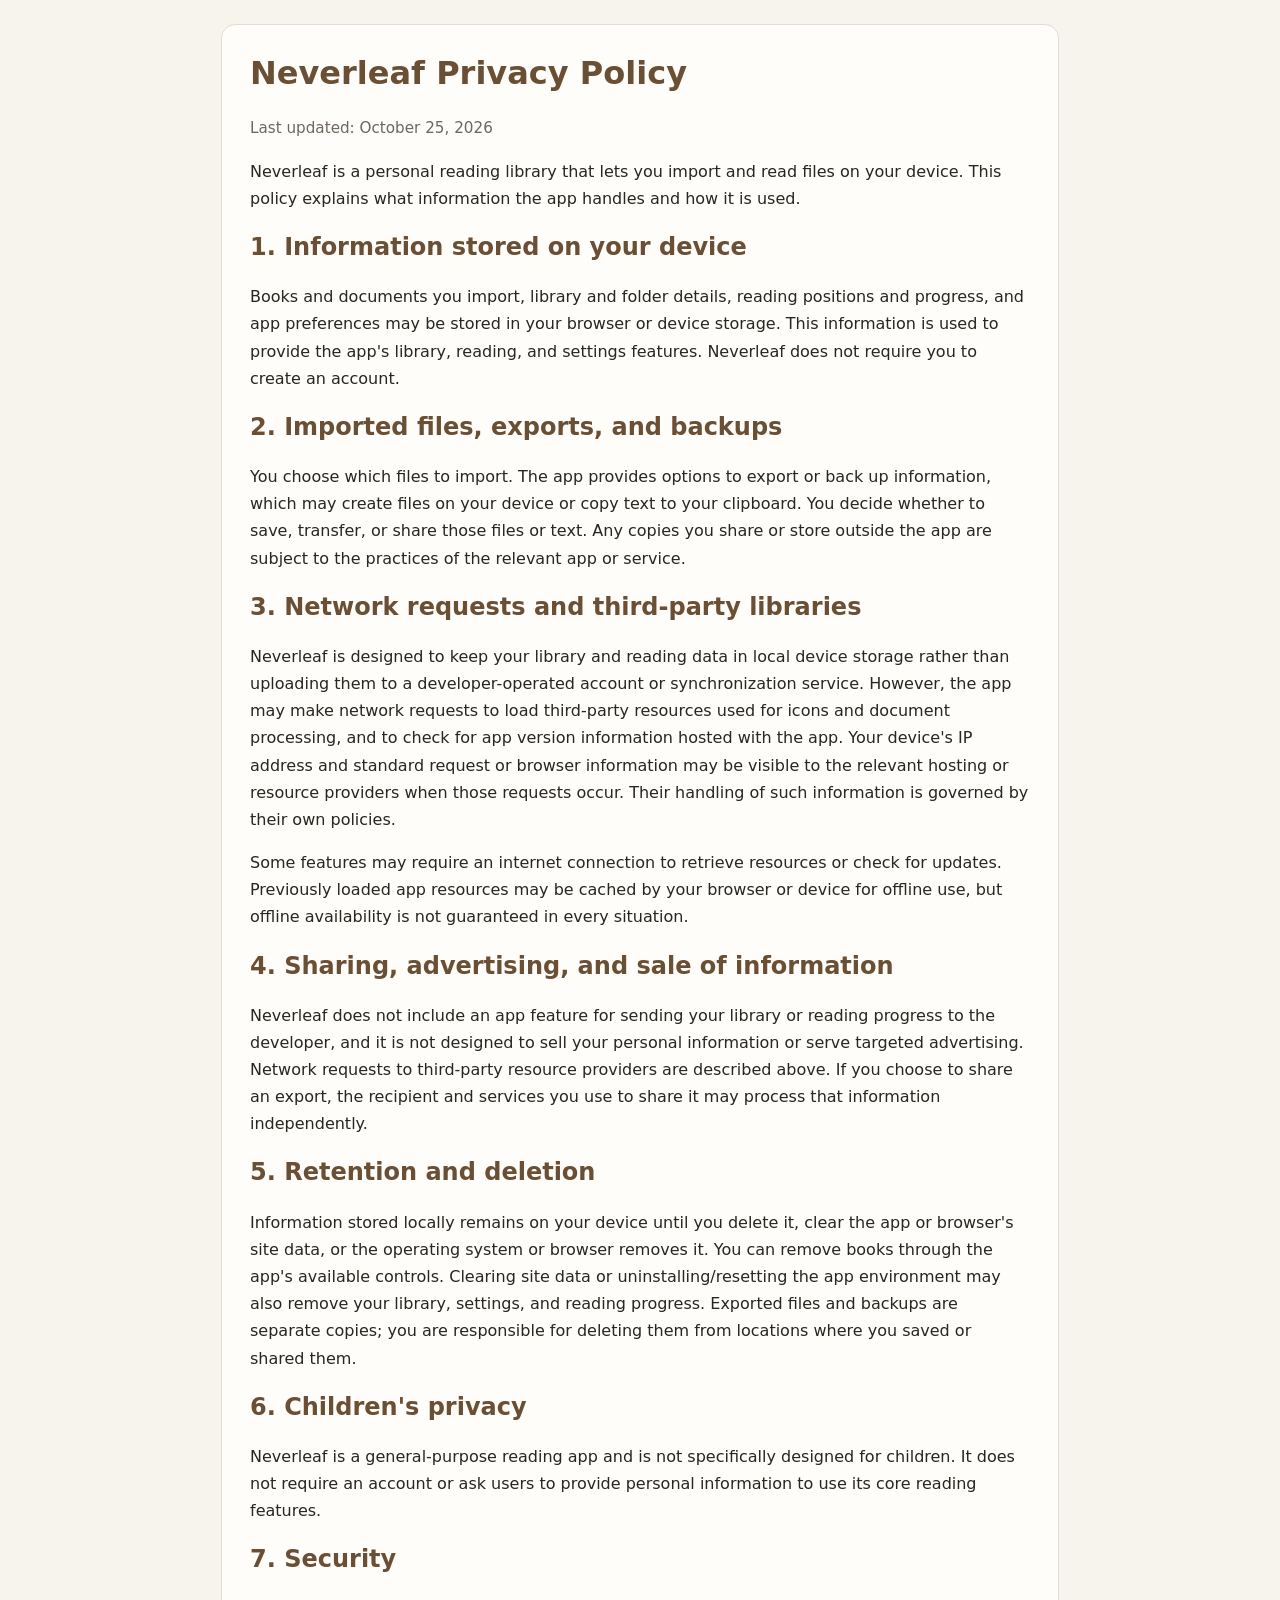
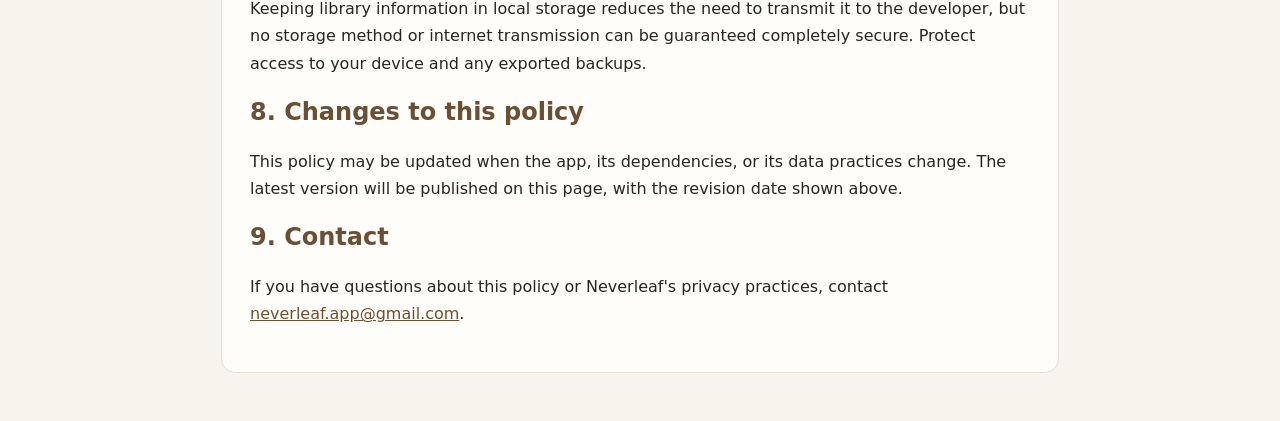
<file: privacy.html>
<!DOCTYPE html>
<html lang="en">
<head>
  <meta charset="UTF-8">
  <meta name="viewport" content="width=device-width, initial-scale=1">
  <meta name="theme-color" content="#6b4f35">
  <title>Privacy Policy — Neverleaf</title>
  <style>
    :root { color-scheme: light dark; }
    body {
      margin: 0;
      padding: 24px 16px 48px;
      font: 16px/1.7 system-ui, sans-serif;
      background: #f7f3ed;
      color: #29251f;
    }
    main {
      max-width: 780px;
      margin: 0 auto;
      padding: 28px;
      background: #fffdf9;
      border: 1px solid #e5ddd1;
      border-radius: 14px;
    }
    h1, h2 { line-height: 1.3; color: #6b4f35; }
    h1 { margin-top: 0; }
    a { color: #72502f; overflow-wrap: anywhere; }
    .updated { color: #6e675f; font-size: .95rem; }
    @media (prefers-color-scheme: dark) {
      body { background: #171614; color: #eee8df; }
      main { background: #24211d; border-color: #484037; }
      h1, h2 { color: #d5b18b; }
      a { color: #e1bd92; }
      .updated { color: #b7aca0; }
    }
    @media (max-width: 480px) {
      main { padding: 20px 18px; }
    }
  </style>
</head>
<body>
<main>
  <h1>Neverleaf Privacy Policy</h1>
  <p class="updated">Last updated: October 25, 2026</p>

  <p>Neverleaf is a personal reading library that lets you import and read files on your device. This policy explains what information the app handles and how it is used.</p>

  <h2>1. Information stored on your device</h2>
  <p>Books and documents you import, library and folder details, reading positions and progress, and app preferences may be stored in your browser or device storage. This information is used to provide the app's library, reading, and settings features. Neverleaf does not require you to create an account.</p>

  <h2>2. Imported files, exports, and backups</h2>
  <p>You choose which files to import. The app provides options to export or back up information, which may create files on your device or copy text to your clipboard. You decide whether to save, transfer, or share those files or text. Any copies you share or store outside the app are subject to the practices of the relevant app or service.</p>

  <h2>3. Network requests and third-party libraries</h2>
  <p>Neverleaf is designed to keep your library and reading data in local device storage rather than uploading them to a developer-operated account or synchronization service. However, the app may make network requests to load third-party resources used for icons and document processing, and to check for app version information hosted with the app. Your device's IP address and standard request or browser information may be visible to the relevant hosting or resource providers when those requests occur. Their handling of such information is governed by their own policies.</p>
  <p>Some features may require an internet connection to retrieve resources or check for updates. Previously loaded app resources may be cached by your browser or device for offline use, but offline availability is not guaranteed in every situation.</p>

  <h2>4. Sharing, advertising, and sale of information</h2>
  <p>Neverleaf does not include an app feature for sending your library or reading progress to the developer, and it is not designed to sell your personal information or serve targeted advertising. Network requests to third-party resource providers are described above. If you choose to share an export, the recipient and services you use to share it may process that information independently.</p>

  <h2>5. Retention and deletion</h2>
  <p>Information stored locally remains on your device until you delete it, clear the app or browser's site data, or the operating system or browser removes it. You can remove books through the app's available controls. Clearing site data or uninstalling/resetting the app environment may also remove your library, settings, and reading progress. Exported files and backups are separate copies; you are responsible for deleting them from locations where you saved or shared them.</p>

  <h2>6. Children's privacy</h2>
  <p>Neverleaf is a general-purpose reading app and is not specifically designed for children. It does not require an account or ask users to provide personal information to use its core reading features.</p>

  <h2>7. Security</h2>
  <p>Keeping library information in local storage reduces the need to transmit it to the developer, but no storage method or internet transmission can be guaranteed completely secure. Protect access to your device and any exported backups.</p>

  <h2>8. Changes to this policy</h2>
  <p>This policy may be updated when the app, its dependencies, or its data practices change. The latest version will be published on this page, with the revision date shown above.</p>

  <h2>9. Contact</h2>
  <p>If you have questions about this policy or Neverleaf's privacy practices, contact <a href="mailto:neverleaf.app@gmail.com">neverleaf.app@gmail.com</a>.</p>
</main>
</body>
</html>
</file>
